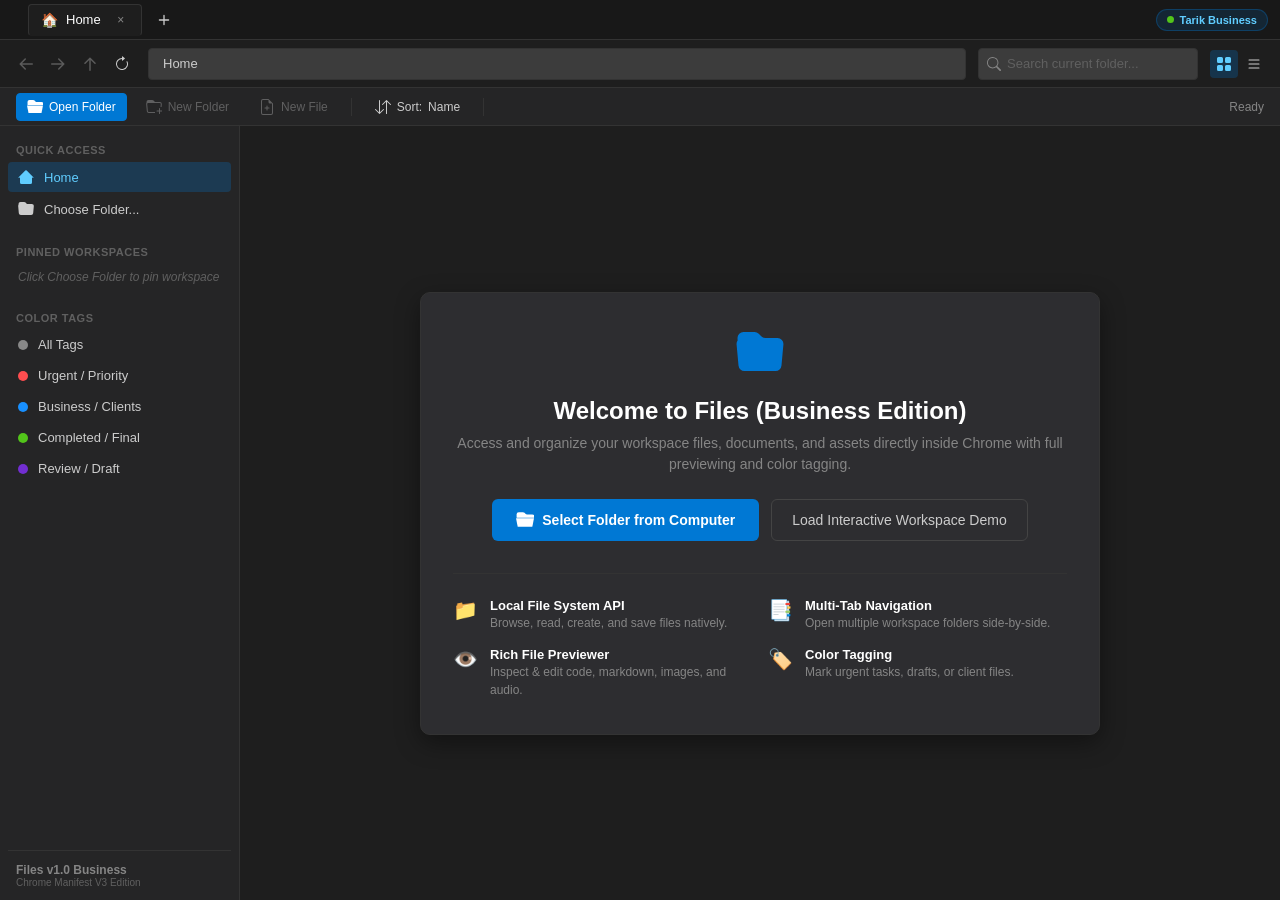
<file: index.html>
<!DOCTYPE html>
<html lang="en">
<head>
  <meta charset="UTF-8">
  <meta name="viewport" content="width=device-width, initial-scale=1.0">
  <title>Files - Business Edition</title>
  <link rel="stylesheet" href="styles.css">
  <link rel="icon" type="image/png" href="icons/icon48.png">
</head>
<body>
  <div class="app-container">
    <!-- Top Tab Bar -->
    <header class="app-tabbar">
      <div class="window-controls-spacer"></div>
      <div class="tabs-scroll-area" id="tabsContainer">
        <!-- Tabs will be rendered here dynamically -->
      </div>
      <button class="icon-btn tab-add-btn" id="btnAddTab" title="Open new tab (Ctrl+T)">
        <svg width="14" height="14" viewBox="0 0 16 16" fill="currentColor">
          <path d="M8 2a.75.75 0 0 1 .75.75v4.5h4.5a.75.75 0 0 1 0 1.5h-4.5v4.5a.75.75 0 0 1-1.5 0v-4.5h-4.5a.75.75 0 0 1 0-1.5h4.5v-4.5A.75.75 0 0 1 8 2z"/>
        </svg>
      </button>
      <div class="profile-pill">
        <span class="profile-dot"></span>
        <span class="profile-name">Tarik Business</span>
      </div>
    </header>

    <!-- Navigation & Address Bar -->
    <nav class="app-navbar">
      <div class="nav-controls">
        <button class="icon-btn" id="btnNavBack" title="Back (Alt+Left)" disabled>
          <svg width="16" height="16" viewBox="0 0 16 16" fill="currentColor"><path fill-rule="evenodd" d="M15 8a.75.75 0 0 1-.75.75H4.06l3.72 3.72a.75.75 0 1 1-1.06 1.06l-5-5a.75.75 0 0 1 0-1.06l5-5a.75.75 0 0 1 1.06 1.06L4.06 7.25h10.19c.414 0 .75.336.75.75z"/></svg>
        </button>
        <button class="icon-btn" id="btnNavForward" title="Forward (Alt+Right)" disabled>
          <svg width="16" height="16" viewBox="0 0 16 16" fill="currentColor"><path fill-rule="evenodd" d="M1 8a.75.75 0 0 1 .75-.75h10.19L8.22 3.53a.75.75 0 0 1 1.06-1.06l5 5a.75.75 0 0 1 0 1.06l-5 5a.75.75 0 0 1-1.06-1.06l3.72-3.72H1.75A.75.75 0 0 1 1 8z"/></svg>
        </button>
        <button class="icon-btn" id="btnNavUp" title="Up one level (Alt+Up)" disabled>
          <svg width="16" height="16" viewBox="0 0 16 16" fill="currentColor"><path fill-rule="evenodd" d="M8 15a.75.75 0 0 1-.75-.75V4.06L3.53 7.78a.75.75 0 1 1-1.06-1.06l5-5a.75.75 0 0 1 1.06 0l5 5a.75.75 0 1 1-1.06 1.06L8.75 4.06v10.19c0 .414-.336.75-.75.75z"/></svg>
        </button>
        <button class="icon-btn" id="btnNavRefresh" title="Refresh (F5)">
          <svg width="16" height="16" viewBox="0 0 16 16" fill="currentColor"><path fill-rule="evenodd" d="M8 3a5 5 0 1 0 4.546 2.914.5.5 0 0 1 .908-.417A6 6 0 1 1 8 2v1z"/><path d="M8 4.466V.534a.25.25 0 0 1 .41-.192l2.36 1.966c.12.1.12.284 0 .384L8.41 4.658A.25.25 0 0 1 8 4.466z"/></svg>
        </button>
      </div>

      <!-- Breadcrumbs Path -->
      <div class="breadcrumb-bar" id="breadcrumbBar">
        <span class="breadcrumb-item breadcrumb-root">Home</span>
      </div>

      <!-- Search Box -->
      <div class="search-box">
        <svg width="14" height="14" viewBox="0 0 16 16" fill="currentColor"><path d="M11.742 10.344a6.5 6.5 0 1 0-1.397 1.398h-.001c.03.04.062.078.098.115l3.85 3.85a1 1 0 0 0 1.415-1.414l-3.85-3.85a1.007 1.007 0 0 0-.115-.1zM12 6.5a5.5 5.5 0 1 1-11 0 5.5 5.5 0 0 1 11 0z"/></svg>
        <input type="text" id="searchInput" placeholder="Search current folder...">
        <button class="icon-btn clear-search-btn" id="btnClearSearch" style="display:none;">&times;</button>
      </div>

      <!-- View Switcher -->
      <div class="view-switcher">
        <button class="icon-btn active" id="btnViewGrid" title="Grid View">
          <svg width="16" height="16" viewBox="0 0 16 16" fill="currentColor"><path d="M1 2.5A1.5 1.5 0 0 1 2.5 1h3A1.5 1.5 0 0 1 7 2.5v3A1.5 1.5 0 0 1 5.5 7h-3A1.5 1.5 0 0 1 1 5.5v-3zm8 0A1.5 1.5 0 0 1 10.5 1h3A1.5 1.5 0 0 1 15 2.5v3A1.5 1.5 0 0 1 13.5 7h-3A1.5 1.5 0 0 1 9 5.5v-3zm-8 8A1.5 1.5 0 0 1 2.5 9h3A1.5 1.5 0 0 1 7 10.5v3A1.5 1.5 0 0 1 5.5 15h-3A1.5 1.5 0 0 1 1 13.5v-3zm8 0A1.5 1.5 0 0 1 10.5 9h3a1.5 1.5 0 0 1 1.5 1.5v3a1.5 1.5 0 0 1-1.5 1.5h-3A1.5 1.5 0 0 1 9 13.5v-3z"/></svg>
        </button>
        <button class="icon-btn" id="btnViewDetails" title="Details View">
          <svg width="16" height="16" viewBox="0 0 16 16" fill="currentColor"><path fill-rule="evenodd" d="M2.5 12a.5.5 0 0 1 .5-.5h10a.5.5 0 0 1 0 1H3a.5.5 0 0 1-.5-.5zm0-4a.5.5 0 0 1 .5-.5h10a.5.5 0 0 1 0 1H3a.5.5 0 0 1-.5-.5zm0-4a.5.5 0 0 1 .5-.5h10a.5.5 0 0 1 0 1H3a.5.5 0 0 1-.5-.5z"/></svg>
        </button>
      </div>
    </nav>

    <!-- Command / Actions Ribbon Bar -->
    <div class="app-toolbar">
      <button class="toolbar-btn primary" id="btnOpenFolder">
        <svg width="16" height="16" viewBox="0 0 16 16" fill="currentColor"><path d="M.54 3.87.5 3a2 2 0 0 1 2-2h3.672a2 2 0 0 1 1.414.586l.828.828A2 2 0 0 0 9.828 3h4.672a2 2 0 0 1 2 2v1H.54z"/><path d="M.03 6.5 1.5 14h13l1.5-7.5H.03z"/></svg>
        Open Folder
      </button>
      <button class="toolbar-btn" id="btnNewFolder" disabled>
        <svg width="16" height="16" viewBox="0 0 16 16" fill="currentColor"><path d="m.5 3 .04.87a1.99 1.99 0 0 0-.342 1.311l.637 7A2 2 0 0 0 2.826 14H9v-1H2.826a1 1 0 0 1-.995-.91l-.637-7A1 1 0 0 1 2.19 4h11.62a1 1 0 0 1 .996 1.09L14.54 8h1.005l.267-2.91A2 2 0 0 0 13.81 3H9.828a2 2 0 0 1-1.414-.586l-.828-.828A2 2 0 0 0 6.172 1H2.5a2 2 0 0 0-2 2zm13.5 8.5v-2a.5.5 0 0 0-1 0v2h-2a.5.5 0 0 0 0 1h2v2a.5.5 0 0 0 1 0v-2h2a.5.5 0 0 0 0-1h-2z"/></svg>
        New Folder
      </button>
      <button class="toolbar-btn" id="btnNewFile" disabled>
        <svg width="16" height="16" viewBox="0 0 16 16" fill="currentColor"><path d="M8 6.5a.5.5 0 0 1 .5.5v1.5H10a.5.5 0 0 1 0 1H8.5V11a.5.5 0 0 1-1 0V9.5H6a.5.5 0 0 1 0-1h1.5V7a.5.5 0 0 1 .5-.5z"/><path d="M14 4.5V14a2 2 0 0 1-2 2H4a2 2 0 0 1-2-2V2a2 2 0 0 1 2-2h5.5L14 4.5zm-3 0A1.5 1.5 0 0 1 9.5 3V1H4a1 1 0 0 0-1 1v12a1 1 0 0 0 1 1h8a1 1 0 0 0 1-1V4.5h-2z"/></svg>
        New File
      </button>
      <div class="toolbar-divider"></div>
      <button class="toolbar-btn" id="btnSortMenu">
        <svg width="16" height="16" viewBox="0 0 16 16" fill="currentColor"><path fill-rule="evenodd" d="M11.5 15a.5.5 0 0 0 .5-.5V2.707l3.146 3.147a.5.5 0 0 0 .708-.708l-4-4a.5.5 0 0 0-.708 0l-4 4a.5.5 0 1 0 .708.708L11 2.707V14.5a.5.5 0 0 0 .5.5zm-7-14a.5.5 0 0 1 .5.5v11.793l3.146-3.147a.5.5 0 0 1 .708.708l-4 4a.5.5 0 0 1-.708 0l-4-4a.5.5 0 0 1 .708-.708L4 13.293V1.5a.5.5 0 0 1 .5-.5z"/></svg>
        Sort: <span id="currentSortLabel">Name</span>
      </button>
      <div class="toolbar-divider"></div>
      <span class="status-summary" id="statusBarSummary">Ready</span>
    </div>

    <!-- Main Workspace Split: Sidebar & File Explorer -->
    <div class="app-body">
      <!-- Left Navigation Sidebar -->
      <aside class="app-sidebar">
        <div class="sidebar-section">
          <div class="sidebar-title">Quick Access</div>
          <button class="sidebar-item active" data-nav="home">
            <svg width="16" height="16" viewBox="0 0 16 16" fill="currentColor"><path d="M8.707 1.5a1 1 0 0 0-1.414 0L.646 8.146a.5.5 0 0 0 .708.708L2 8.207V13.5A1.5 1.5 0 0 0 3.5 15h9a1.5 1.5 0 0 0 1.5-1.5V8.207l.646.647a.5.5 0 0 0 .708-.708L8.707 1.5Z"/><path d="M7.5 10.5V14h1v-3.5a.5.5 0 0 1 .5-.5h1a.5.5 0 0 1 .5.5V14h1v-3.5a1.5 1.5 0 0 0-1.5-1.5h-1a1.5 1.5 0 0 0-1.5 1.5Z"/></svg>
            <span>Home</span>
          </button>
          <button class="sidebar-item" id="sidebarOpenFolderBtn">
            <svg width="16" height="16" viewBox="0 0 16 16" fill="currentColor"><path d="M9.828 3h3.982a2 2 0 0 1 1.992 2.181l-.637 7A2 2 0 0 1 13.174 14H2.825a2 2 0 0 1-1.991-1.819l-.637-7a1.99 1.99 0 0 1 .342-1.31L.5 3a2 2 0 0 1 2-2h3.672a2 2 0 0 1 1.414.586l.828.828A2 2 0 0 0 9.828 3z"/></svg>
            <span>Choose Folder...</span>
          </button>
        </div>

        <div class="sidebar-section">
          <div class="sidebar-title">Pinned Workspaces</div>
          <div id="pinnedWorkspacesList">
            <div class="empty-hint">No pinned folders yet</div>
          </div>
        </div>

        <div class="sidebar-section">
          <div class="sidebar-title">Color Tags</div>
          <button class="sidebar-item tag-filter-item" data-tag="all">
            <span class="tag-badge-dot" style="background:#888;"></span>
            <span>All Tags</span>
          </button>
          <button class="sidebar-item tag-filter-item" data-tag="red">
            <span class="tag-badge-dot" style="background:#ff4d4f;"></span>
            <span>Urgent / Priority</span>
          </button>
          <button class="sidebar-item tag-filter-item" data-tag="blue">
            <span class="tag-badge-dot" style="background:#1890ff;"></span>
            <span>Business / Clients</span>
          </button>
          <button class="sidebar-item tag-filter-item" data-tag="green">
            <span class="tag-badge-dot" style="background:#52c41a;"></span>
            <span>Completed / Final</span>
          </button>
          <button class="sidebar-item tag-filter-item" data-tag="purple">
            <span class="tag-badge-dot" style="background:#722ed1;"></span>
            <span>Review / Draft</span>
          </button>
        </div>

        <div class="sidebar-footer">
          <div class="sidebar-footer-info">
            <div class="app-version">Files v1.0 Business</div>
            <div class="app-sub">Chrome Manifest V3 Edition</div>
          </div>
        </div>
      </aside>

      <!-- Main Explorer Content View -->
      <main class="app-content" id="mainContent">
        <!-- Welcome Screen (shown when no directory is active) -->
        <div class="welcome-screen" id="welcomeScreen">
          <div class="welcome-card">
            <div class="welcome-icon">
              <svg width="48" height="48" viewBox="0 0 16 16" fill="#0078d4">
                <path d="M9.828 3h3.982a2 2 0 0 1 1.992 2.181l-.637 7A2 2 0 0 1 13.174 14H2.825a2 2 0 0 1-1.991-1.819l-.637-7a1.99 1.99 0 0 1 .342-1.31L.5 3a2 2 0 0 1 2-2h3.672a2 2 0 0 1 1.414.586l.828.828A2 2 0 0 0 9.828 3z"/>
              </svg>
            </div>
            <h2>Welcome to Files (Business Edition)</h2>
            <p>Access and organize your workspace files, documents, and assets directly inside Chrome with full previewing and color tagging.</p>
            <div class="welcome-actions">
              <button class="btn-primary-large" id="welcomeOpenBtn">
                <svg width="18" height="18" viewBox="0 0 16 16" fill="currentColor"><path d="M.54 3.87.5 3a2 2 0 0 1 2-2h3.672a2 2 0 0 1 1.414.586l.828.828A2 2 0 0 0 9.828 3h4.672a2 2 0 0 1 2 2v1H.54z"/><path d="M.03 6.5 1.5 14h13l1.5-7.5H.03z"/></svg>
                Select Folder from Computer
              </button>
              <button class="btn-secondary-large" id="btnLoadDemoWorkspace">
                Load Interactive Workspace Demo
              </button>
            </div>
            <div class="welcome-features-grid">
              <div class="feature-item">
                <div class="f-icon">📁</div>
                <div class="f-text">
                  <strong>Local File System API</strong>
                  <span>Browse, read, create, and save files natively.</span>
                </div>
              </div>
              <div class="feature-item">
                <div class="f-icon">📑</div>
                <div class="f-text">
                  <strong>Multi-Tab Navigation</strong>
                  <span>Open multiple workspace folders side-by-side.</span>
                </div>
              </div>
              <div class="feature-item">
                <div class="f-icon">👁️</div>
                <div class="f-text">
                  <strong>Rich File Previewer</strong>
                  <span>Inspect & edit code, markdown, images, and audio.</span>
                </div>
              </div>
              <div class="feature-item">
                <div class="f-icon">🏷️</div>
                <div class="f-text">
                  <strong>Color Tagging</strong>
                  <span>Mark urgent tasks, drafts, or client files.</span>
                </div>
              </div>
            </div>
          </div>
        </div>

        <!-- Files Grid/List Container -->
        <div class="files-container" id="filesContainer" style="display:none;">
          <div class="files-view-grid" id="filesViewGrid">
            <!-- File cards rendered dynamically -->
          </div>

          <table class="files-view-table" id="filesViewTable" style="display:none;">
            <thead>
              <tr>
                <th class="col-name" data-sort="name">Name <span class="sort-indicator">&uarr;</span></th>
                <th class="col-date" data-sort="date">Date Modified</th>
                <th class="col-type" data-sort="type">Type</th>
                <th class="col-size" data-sort="size">Size</th>
                <th class="col-tag">Tag</th>
                <th class="col-actions">Actions</th>
              </tr>
            </thead>
            <tbody id="filesTableBody">
              <!-- Rows rendered dynamically -->
            </tbody>
          </table>
        </div>
      </main>
    </div>
  </div>

  <!-- Preview & Editor Modal -->
  <div class="modal-backdrop" id="previewModal" style="display:none;">
    <div class="modal-dialog">
      <div class="modal-header">
        <div class="modal-title-area">
          <span class="modal-file-icon" id="previewModalIcon">📄</span>
          <h3 id="previewModalTitle">file.txt</h3>
          <span class="preview-badge" id="previewModalBadge">Text</span>
        </div>
        <div class="modal-actions">
          <button class="icon-btn" id="btnSavePreview" title="Save file to disk" style="display:none;">
            <svg width="16" height="16" viewBox="0 0 16 16" fill="currentColor"><path d="M2 1a1 1 0 0 0-1 1v12a1 1 0 0 0 1 1h12a1 1 0 0 0 1-1V4.414A1 1 0 0 0 14.707 3.707l-2.414-2.414A1 1 0 0 0 11.586 1H2zm1 1h8.586L14 4.414V14H2V2zm2 10a2 2 0 1 1 4 0 2 2 0 0 1-4 0zm7-9a1 1 0 0 1 1 1v2a1 1 0 0 1-1 1H5a1 1 0 0 1-1-1V3a1 1 0 0 1 1-1h6z"/></svg>
            Save
          </button>
          <button class="icon-btn" id="btnClosePreview" title="Close preview">&times;</button>
        </div>
      </div>
      <div class="modal-body" id="previewModalBody">
        <!-- Content rendered here: code, image, video, markdown, etc. -->
      </div>
      <div class="modal-footer">
        <span id="previewModalFooterInfo">Size: 0 B &bull; Last Modified: Today</span>
      </div>
    </div>
  </div>

  <!-- Context Menu -->
  <div class="context-menu" id="contextMenu" style="display:none;">
    <div class="context-item" id="ctxOpen">Open</div>
    <div class="context-item" id="ctxPreview">Quick Preview</div>
    <div class="context-divider"></div>
    <div class="context-item" id="ctxTagSubmenu">
      Add Color Tag
      <div class="tag-submenu">
        <span class="tag-dot-picker" data-tag="red" style="background:#ff4d4f;" title="Urgent"></span>
        <span class="tag-dot-picker" data-tag="blue" style="background:#1890ff;" title="Business"></span>
        <span class="tag-dot-picker" data-tag="green" style="background:#52c41a;" title="Final"></span>
        <span class="tag-dot-picker" data-tag="purple" style="background:#722ed1;" title="Review"></span>
        <span class="tag-dot-picker" data-tag="none" style="background:#555;" title="Clear"></span>
      </div>
    </div>
    <div class="context-divider"></div>
    <div class="context-item text-danger" id="ctxDelete">Delete</div>
  </div>

  <script src="app.js"></script>
</body>
</html>
</file>
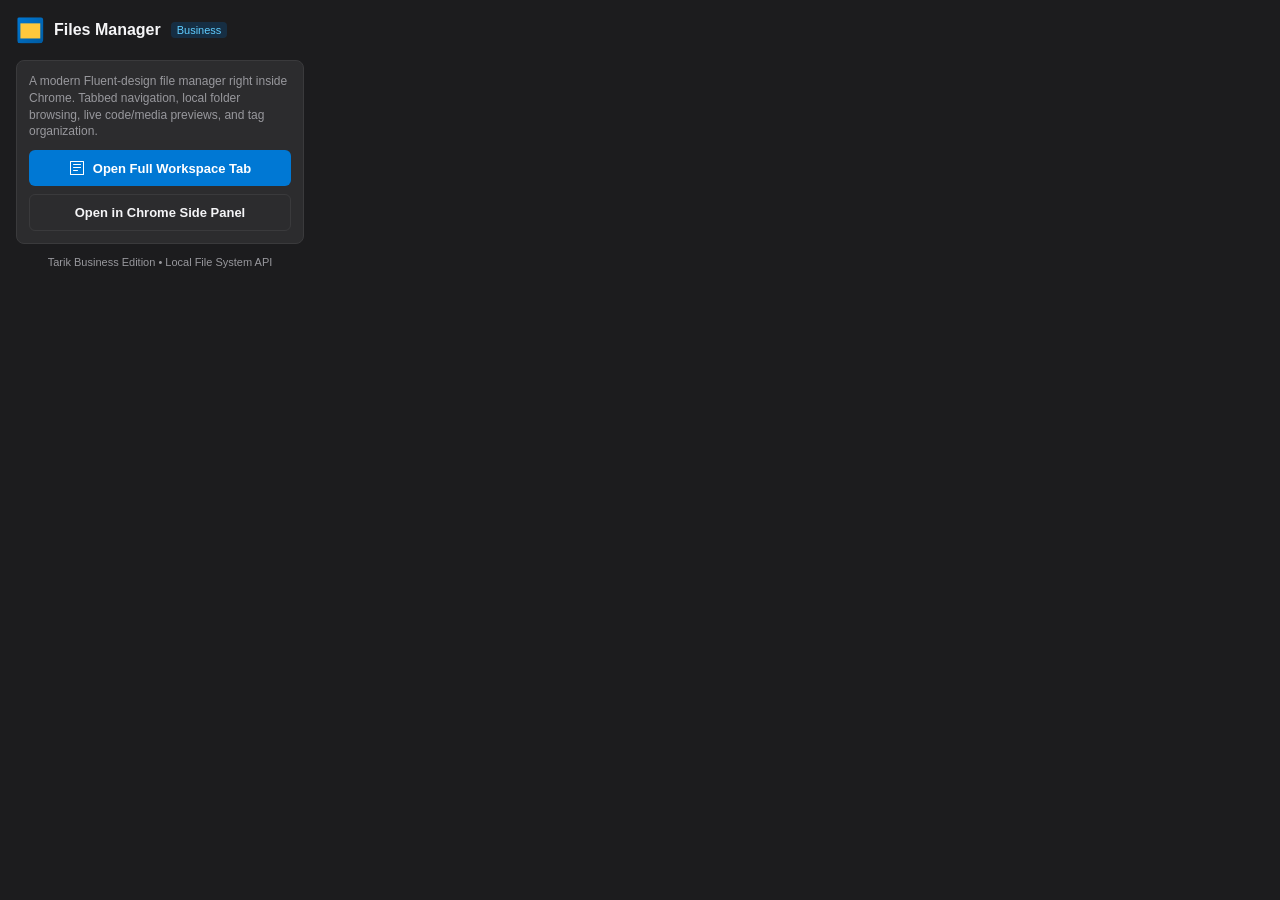
<file: popup.html>
<!DOCTYPE html>
<html lang="en">
<head>
  <meta charset="UTF-8">
  <title>Files Manager</title>
  <style>
    :root {
      --bg: #1c1c1e;
      --card-bg: #2c2c2e;
      --accent: #0078d4;
      --accent-hover: #1084d8;
      --text: #f5f5f7;
      --text-muted: #98989d;
      --border: #3a3a3c;
    }
    body {
      margin: 0;
      padding: 16px;
      width: 320px;
      font-family: -apple-system, BlinkMacSystemFont, "Segoe UI", Roboto, sans-serif;
      background: var(--bg);
      color: var(--text);
      box-sizing: border-box;
    }
    .header {
      display: flex;
      align-items: center;
      gap: 10px;
      margin-bottom: 16px;
    }
    .header img {
      width: 28px;
      height: 28px;
      border-radius: 6px;
    }
    .header h2 {
      margin: 0;
      font-size: 16px;
      font-weight: 600;
    }
    .badge {
      background: rgba(0, 120, 212, 0.2);
      color: #60cdff;
      font-size: 11px;
      padding: 2px 6px;
      border-radius: 4px;
      font-weight: 500;
    }
    .card {
      background: var(--card-bg);
      border: 1px solid var(--border);
      border-radius: 8px;
      padding: 12px;
      margin-bottom: 12px;
    }
    .card p {
      margin: 0 0 10px 0;
      font-size: 12px;
      color: var(--text-muted);
      line-height: 1.4;
    }
    .btn {
      display: flex;
      align-items: center;
      justify-content: center;
      gap: 8px;
      width: 100%;
      padding: 10px;
      background: var(--accent);
      color: #fff;
      border: none;
      border-radius: 6px;
      font-size: 13px;
      font-weight: 600;
      cursor: pointer;
      transition: background 0.15s ease;
      text-decoration: none;
      box-sizing: border-box;
    }
    .btn:hover {
      background: var(--accent-hover);
    }
    .btn-secondary {
      background: transparent;
      border: 1px solid var(--border);
      color: var(--text);
      margin-top: 8px;
    }
    .btn-secondary:hover {
      background: rgba(255, 255, 255, 0.08);
    }
    .footer {
      font-size: 11px;
      color: var(--text-muted);
      text-align: center;
      margin-top: 8px;
    }
  </style>
</head>
<body>
  <div class="header">
    <img src="icons/icon48.png" alt="Files Logo">
    <div>
      <h2>Files Manager</h2>
    </div>
    <span class="badge">Business</span>
  </div>

  <div class="card">
    <p>A modern Fluent-design file manager right inside Chrome. Tabbed navigation, local folder browsing, live code/media previews, and tag organization.</p>
    <button id="openFullApp" class="btn">
      <svg width="16" height="16" fill="currentColor" viewBox="0 0 16 16">
        <path d="M1.5 1a.5.5 0 0 0-.5.5v13a.5.5 0 0 0 .5.5h13a.5.5 0 0 0 .5-.5v-13a.5.5 0 0 0-.5-.5h-13zM2 2h12v12H2V2z"/>
        <path d="M4 4.5a.5.5 0 0 1 .5-.5h7a.5.5 0 0 1 0 1h-7a.5.5 0 0 1-.5-.5zm0 3a.5.5 0 0 1 .5-.5h7a.5.5 0 0 1 0 1h-7a.5.5 0 0 1-.5-.5zm0 3a.5.5 0 0 1 .5-.5h4a.5.5 0 0 1 0 1h-4a.5.5 0 0 1-.5-.5z"/>
      </svg>
      Open Full Workspace Tab
    </button>
    <button id="openSidePanel" class="btn btn-secondary">
      Open in Chrome Side Panel
    </button>
  </div>

  <div class="footer">
    Tarik Business Edition &bull; Local File System API
  </div>

  <script src="popup.js"></script>
</body>
</html>
</file>
<file: styles.css>
/* ==========================================================================
   Files Web - Fluent WinUI 3 Modern Theme
   ========================================================================== */

:root {
  --bg-app: #1e1e1e;
  --bg-sidebar: #252526;
  --bg-tabbar: #181818;
  --bg-card: #2d2d30;
  --bg-hover: #37373d;
  --bg-active: #094771;
  --bg-input: #3c3c3c;
  
  --accent: #0078d4;
  --accent-light: #60cdff;
  --accent-hover: #1084d8;
  
  --text-main: #cccccc;
  --text-bright: #ffffff;
  --text-muted: #858585;
  --text-dim: #606060;
  
  --border: #333333;
  --border-light: #444444;
  
  --radius-sm: 4px;
  --radius-md: 6px;
  --radius-lg: 10px;
  
  --font-sans: "Segoe UI", -apple-system, BlinkMacSystemFont, Roboto, sans-serif;
  --font-mono: "Cascadia Code", Consolas, "Courier New", monospace;
}

* {
  box-sizing: border-box;
  margin: 0;
  padding: 0;
  user-select: none;
}

body {
  font-family: var(--font-sans);
  background-color: var(--bg-app);
  color: var(--text-main);
  height: 100vh;
  overflow: hidden;
  display: flex;
  flex-direction: column;
}

/* Scrollbars */
::-webkit-scrollbar {
  width: 8px;
  height: 8px;
}
::-webkit-scrollbar-track {
  background: transparent;
}
::-webkit-scrollbar-thumb {
  background: #424242;
  border-radius: 4px;
}
::-webkit-scrollbar-thumb:hover {
  background: #4f4f4f;
}

/* Layout Container */
.app-container {
  display: flex;
  flex-direction: column;
  height: 100vh;
  width: 100vw;
}

/* Top Tab Bar */
.app-tabbar {
  height: 40px;
  background-color: var(--bg-tabbar);
  display: flex;
  align-items: center;
  padding: 0 12px;
  border-bottom: 1px solid var(--border);
  gap: 8px;
}

.window-controls-spacer {
  width: 8px;
}

.tabs-scroll-area {
  display: flex;
  align-items: center;
  gap: 4px;
  overflow-x: auto;
  max-width: calc(100vw - 260px);
}

.tab-item {
  display: flex;
  align-items: center;
  gap: 8px;
  padding: 6px 12px;
  height: 32px;
  background: transparent;
  color: var(--text-muted);
  border-radius: var(--radius-sm);
  font-size: 13px;
  cursor: pointer;
  max-width: 200px;
  white-space: nowrap;
  overflow: hidden;
  text-overflow: ellipsis;
  border: 1px solid transparent;
  transition: all 0.15s ease;
}

.tab-item:hover {
  background: rgba(255, 255, 255, 0.05);
  color: var(--text-bright);
}

.tab-item.active {
  background: var(--bg-app);
  color: var(--text-bright);
  border: 1px solid var(--border);
  border-bottom-color: var(--bg-app);
}

.tab-icon {
  font-size: 14px;
}

.tab-close {
  display: inline-flex;
  align-items: center;
  justify-content: center;
  width: 16px;
  height: 16px;
  border-radius: 50%;
  font-size: 12px;
  line-height: 1;
  color: var(--text-muted);
  margin-left: 4px;
}

.tab-close:hover {
  background: rgba(255, 255, 255, 0.2);
  color: #fff;
}

.tab-add-btn {
  width: 28px;
  height: 28px;
  border-radius: var(--radius-sm);
}

.profile-pill {
  margin-left: auto;
  display: flex;
  align-items: center;
  gap: 6px;
  padding: 4px 10px;
  background: rgba(0, 120, 212, 0.15);
  border: 1px solid rgba(0, 120, 212, 0.3);
  border-radius: 20px;
  font-size: 11px;
  font-weight: 600;
  color: var(--accent-light);
}

.profile-dot {
  width: 7px;
  height: 7px;
  border-radius: 50%;
  background: #52c41a;
}

/* Nav & Address Bar */
.app-navbar {
  height: 48px;
  background-color: var(--bg-app);
  display: flex;
  align-items: center;
  padding: 0 12px;
  gap: 12px;
  border-bottom: 1px solid var(--border);
}

.nav-controls {
  display: flex;
  align-items: center;
  gap: 4px;
}

.icon-btn {
  background: transparent;
  border: none;
  color: var(--text-main);
  padding: 6px;
  border-radius: var(--radius-sm);
  cursor: pointer;
  display: flex;
  align-items: center;
  justify-content: center;
  transition: all 0.15s ease;
}

.icon-btn:hover:not(:disabled) {
  background: var(--bg-hover);
  color: var(--text-bright);
}

.icon-btn:disabled {
  opacity: 0.35;
  cursor: not-allowed;
}

.icon-btn.active {
  background: rgba(0, 120, 212, 0.25);
  color: var(--accent-light);
}

/* Breadcrumbs */
.breadcrumb-bar {
  flex: 1;
  height: 32px;
  background: var(--bg-input);
  border: 1px solid var(--border);
  border-radius: var(--radius-sm);
  display: flex;
  align-items: center;
  padding: 0 10px;
  font-size: 13px;
  overflow-x: auto;
  gap: 6px;
}

.breadcrumb-item {
  color: var(--text-main);
  cursor: pointer;
  padding: 2px 4px;
  border-radius: 3px;
}

.breadcrumb-item:hover {
  background: rgba(255, 255, 255, 0.1);
  color: var(--text-bright);
}

.breadcrumb-sep {
  color: var(--text-dim);
  font-size: 11px;
}

/* Search Box */
.search-box {
  width: 220px;
  height: 32px;
  background: var(--bg-input);
  border: 1px solid var(--border);
  border-radius: var(--radius-sm);
  display: flex;
  align-items: center;
  padding: 0 8px;
  gap: 6px;
}

.search-box svg {
  color: var(--text-muted);
}

.search-box input {
  flex: 1;
  background: transparent;
  border: none;
  color: var(--text-bright);
  font-size: 13px;
  outline: none;
}

.search-box input::placeholder {
  color: var(--text-dim);
}

.clear-search-btn {
  font-size: 16px;
  padding: 0 4px;
  line-height: 1;
}

/* View Switcher */
.view-switcher {
  display: flex;
  gap: 2px;
}

/* Toolbar Ribbon */
.app-toolbar {
  height: 38px;
  background-color: var(--bg-sidebar);
  display: flex;
  align-items: center;
  padding: 0 16px;
  gap: 8px;
  border-bottom: 1px solid var(--border);
}

.toolbar-btn {
  display: flex;
  align-items: center;
  gap: 6px;
  background: transparent;
  border: 1px solid transparent;
  color: var(--text-main);
  padding: 5px 10px;
  border-radius: var(--radius-sm);
  font-size: 12px;
  font-weight: 500;
  cursor: pointer;
}

.toolbar-btn:hover:not(:disabled) {
  background: var(--bg-hover);
  color: var(--text-bright);
  border-color: var(--border-light);
}

.toolbar-btn.primary {
  background: var(--accent);
  color: #fff;
  border-color: var(--accent);
}

.toolbar-btn.primary:hover {
  background: var(--accent-hover);
}

.toolbar-btn:disabled {
  opacity: 0.35;
  cursor: not-allowed;
}

.toolbar-divider {
  width: 1px;
  height: 18px;
  background: var(--border);
  margin: 0 4px;
}

.status-summary {
  margin-left: auto;
  font-size: 12px;
  color: var(--text-muted);
}

/* Main Split View */
.app-body {
  flex: 1;
  display: flex;
  overflow: hidden;
}

/* Sidebar */
.app-sidebar {
  width: 240px;
  background-color: var(--bg-sidebar);
  border-right: 1px solid var(--border);
  display: flex;
  flex-direction: column;
  padding: 12px 8px;
  gap: 16px;
  overflow-y: auto;
}

.sidebar-section {
  display: flex;
  flex-direction: column;
  gap: 2px;
}

.sidebar-title {
  font-size: 11px;
  font-weight: 600;
  text-transform: uppercase;
  letter-spacing: 0.5px;
  color: var(--text-dim);
  padding: 6px 8px 4px 8px;
}

.sidebar-item {
  display: flex;
  align-items: center;
  gap: 10px;
  background: transparent;
  border: none;
  color: var(--text-main);
  padding: 7px 10px;
  border-radius: var(--radius-sm);
  font-size: 13px;
  cursor: pointer;
  text-align: left;
  transition: all 0.1s ease;
  width: 100%;
}

.sidebar-item:hover {
  background: var(--bg-hover);
  color: var(--text-bright);
}

.sidebar-item.active {
  background: rgba(0, 120, 212, 0.25);
  color: var(--accent-light);
  font-weight: 500;
}

.empty-hint {
  font-size: 12px;
  color: var(--text-dim);
  padding: 6px 10px;
  font-style: italic;
}

.tag-badge-dot {
  width: 10px;
  height: 10px;
  border-radius: 50%;
  display: inline-block;
}

.sidebar-footer {
  margin-top: auto;
  padding: 12px 8px 0 8px;
  border-top: 1px solid var(--border);
}

.app-version {
  font-size: 12px;
  font-weight: 600;
  color: var(--text-muted);
}

.app-sub {
  font-size: 10px;
  color: var(--text-dim);
}

/* Main Content Area */
.app-content {
  flex: 1;
  background: var(--bg-app);
  overflow-y: auto;
  position: relative;
  padding: 16px;
}

/* Welcome Screen */
.welcome-screen {
  height: 100%;
  display: flex;
  align-items: center;
  justify-content: center;
}

.welcome-card {
  max-width: 680px;
  background: var(--bg-card);
  border: 1px solid var(--border);
  border-radius: var(--radius-lg);
  padding: 36px 32px;
  text-align: center;
  box-shadow: 0 8px 24px rgba(0, 0, 0, 0.4);
}

.welcome-icon {
  margin-bottom: 16px;
}

.welcome-card h2 {
  font-size: 24px;
  font-weight: 600;
  color: var(--text-bright);
  margin-bottom: 8px;
}

.welcome-card p {
  font-size: 14px;
  color: var(--text-muted);
  line-height: 1.5;
  margin-bottom: 24px;
}

.welcome-actions {
  display: flex;
  gap: 12px;
  justify-content: center;
  margin-bottom: 32px;
}

.btn-primary-large {
  display: flex;
  align-items: center;
  gap: 8px;
  background: var(--accent);
  color: #fff;
  border: none;
  padding: 12px 24px;
  border-radius: var(--radius-md);
  font-size: 14px;
  font-weight: 600;
  cursor: pointer;
  transition: background 0.15s ease;
}

.btn-primary-large:hover {
  background: var(--accent-hover);
}

.btn-secondary-large {
  background: transparent;
  border: 1px solid var(--border-light);
  color: var(--text-main);
  padding: 12px 20px;
  border-radius: var(--radius-md);
  font-size: 14px;
  font-weight: 500;
  cursor: pointer;
  transition: all 0.15s ease;
}

.btn-secondary-large:hover {
  background: var(--bg-hover);
  color: var(--text-bright);
}

.welcome-features-grid {
  display: grid;
  grid-template-columns: 1fr 1fr;
  gap: 16px;
  text-align: left;
  border-top: 1px solid var(--border);
  padding-top: 24px;
}

.feature-item {
  display: flex;
  align-items: flex-start;
  gap: 12px;
}

.f-icon {
  font-size: 20px;
}

.f-text strong {
  display: block;
  font-size: 13px;
  color: var(--text-bright);
}

.f-text span {
  font-size: 12px;
  color: var(--text-muted);
}

/* Files Grid View */
.files-view-grid {
  display: grid;
  grid-template-columns: repeat(auto-fill, minmax(130px, 1fr));
  gap: 12px;
}

.file-card {
  display: flex;
  flex-direction: column;
  align-items: center;
  padding: 14px 8px;
  background: var(--bg-card);
  border: 1px solid transparent;
  border-radius: var(--radius-md);
  cursor: pointer;
  position: relative;
  text-align: center;
  transition: all 0.15s ease;
}

.file-card:hover {
  background: var(--bg-hover);
  border-color: var(--border-light);
}

.file-card.selected {
  background: rgba(0, 120, 212, 0.25);
  border-color: var(--accent);
}

.file-icon {
  font-size: 38px;
  line-height: 1;
  margin-bottom: 8px;
}

.file-name {
  font-size: 12px;
  color: var(--text-bright);
  word-break: break-word;
  max-width: 100%;
  display: -webkit-box;
  -webkit-line-clamp: 2;
  -webkit-box-orient: vertical;
  overflow: hidden;
}

.file-meta {
  font-size: 11px;
  color: var(--text-muted);
  margin-top: 4px;
}

.file-tag-pill {
  position: absolute;
  top: 6px;
  right: 6px;
  width: 8px;
  height: 8px;
  border-radius: 50%;
}

/* Files Table Details View */
.files-view-table {
  width: 100%;
  border-collapse: collapse;
  font-size: 13px;
}

.files-view-table th {
  text-align: left;
  padding: 8px 12px;
  color: var(--text-muted);
  border-bottom: 1px solid var(--border);
  font-weight: 500;
  cursor: pointer;
}

.files-view-table th:hover {
  color: var(--text-bright);
}

.files-view-table td {
  padding: 8px 12px;
  border-bottom: 1px solid rgba(255, 255, 255, 0.04);
  color: var(--text-main);
  vertical-align: middle;
}

.files-view-table tr {
  cursor: pointer;
}

.files-view-table tr:hover {
  background: var(--bg-hover);
}

.files-view-table tr.selected {
  background: rgba(0, 120, 212, 0.25);
}

.table-file-name {
  display: flex;
  align-items: center;
  gap: 8px;
  color: var(--text-bright);
}

/* Modal Previewer */
.modal-backdrop {
  position: fixed;
  top: 0;
  left: 0;
  width: 100vw;
  height: 100vh;
  background: rgba(0, 0, 0, 0.7);
  backdrop-filter: blur(4px);
  z-index: 1000;
  display: flex;
  align-items: center;
  justify-content: center;
}

.modal-dialog {
  width: 80vw;
  max-width: 960px;
  height: 80vh;
  background: var(--bg-card);
  border: 1px solid var(--border-light);
  border-radius: var(--radius-lg);
  display: flex;
  flex-direction: column;
  box-shadow: 0 16px 48px rgba(0, 0, 0, 0.6);
  overflow: hidden;
}

.modal-header {
  height: 48px;
  display: flex;
  align-items: center;
  justify-content: space-between;
  padding: 0 16px;
  background: var(--bg-tabbar);
  border-bottom: 1px solid var(--border);
}

.modal-title-area {
  display: flex;
  align-items: center;
  gap: 10px;
}

.modal-title-area h3 {
  font-size: 15px;
  font-weight: 600;
  color: var(--text-bright);
}

.preview-badge {
  background: rgba(0, 120, 212, 0.2);
  color: var(--accent-light);
  font-size: 11px;
  padding: 2px 6px;
  border-radius: 4px;
}

.modal-actions {
  display: flex;
  align-items: center;
  gap: 8px;
}

.modal-actions #btnSavePreview {
  background: var(--accent);
  color: #fff;
  padding: 4px 10px;
  border-radius: var(--radius-sm);
  font-size: 12px;
  font-weight: 600;
  gap: 4px;
}

.modal-actions #btnSavePreview:hover {
  background: var(--accent-hover);
}

.modal-body {
  flex: 1;
  overflow: auto;
  padding: 16px;
  background: #141414;
  position: relative;
}

.preview-code-editor {
  width: 100%;
  height: 100%;
  background: transparent;
  border: none;
  color: #d4d4d4;
  font-family: var(--font-mono);
  font-size: 13px;
  line-height: 1.5;
  outline: none;
  resize: none;
  white-space: pre;
}

.preview-markdown-view {
  color: #e0e0e0;
  line-height: 1.6;
  font-size: 14px;
}
.preview-markdown-view h1, .preview-markdown-view h2, .preview-markdown-view h3 {
  color: #fff;
  margin-top: 16px;
  margin-bottom: 8px;
}

.preview-img-container {
  display: flex;
  align-items: center;
  justify-content: center;
  height: 100%;
}

.preview-img-container img {
  max-width: 100%;
  max-height: 100%;
  object-fit: contain;
  border-radius: 4px;
}

.modal-footer {
  height: 32px;
  background: var(--bg-tabbar);
  border-top: 1px solid var(--border);
  display: flex;
  align-items: center;
  padding: 0 16px;
  font-size: 11px;
  color: var(--text-muted);
}

/* Context Menu */
.context-menu {
  position: fixed;
  background: var(--bg-card);
  border: 1px solid var(--border-light);
  border-radius: var(--radius-sm);
  box-shadow: 0 8px 16px rgba(0, 0, 0, 0.4);
  padding: 4px 0;
  z-index: 2000;
  min-width: 160px;
}

.context-item {
  padding: 7px 14px;
  font-size: 13px;
  color: var(--text-main);
  cursor: pointer;
  display: flex;
  align-items: center;
  justify-content: space-between;
}

.context-item:hover {
  background: var(--bg-hover);
  color: var(--text-bright);
}

.context-item.text-danger:hover {
  background: #a80000;
  color: #fff;
}

.context-divider {
  height: 1px;
  background: var(--border);
  margin: 4px 0;
}

.tag-submenu {
  display: flex;
  gap: 6px;
  padding-left: 8px;
}

.tag-dot-picker {
  width: 12px;
  height: 12px;
  border-radius: 50%;
  display: inline-block;
  cursor: pointer;
  transition: transform 0.1s ease;
}

.tag-dot-picker:hover {
  transform: scale(1.3);
}
</file>
